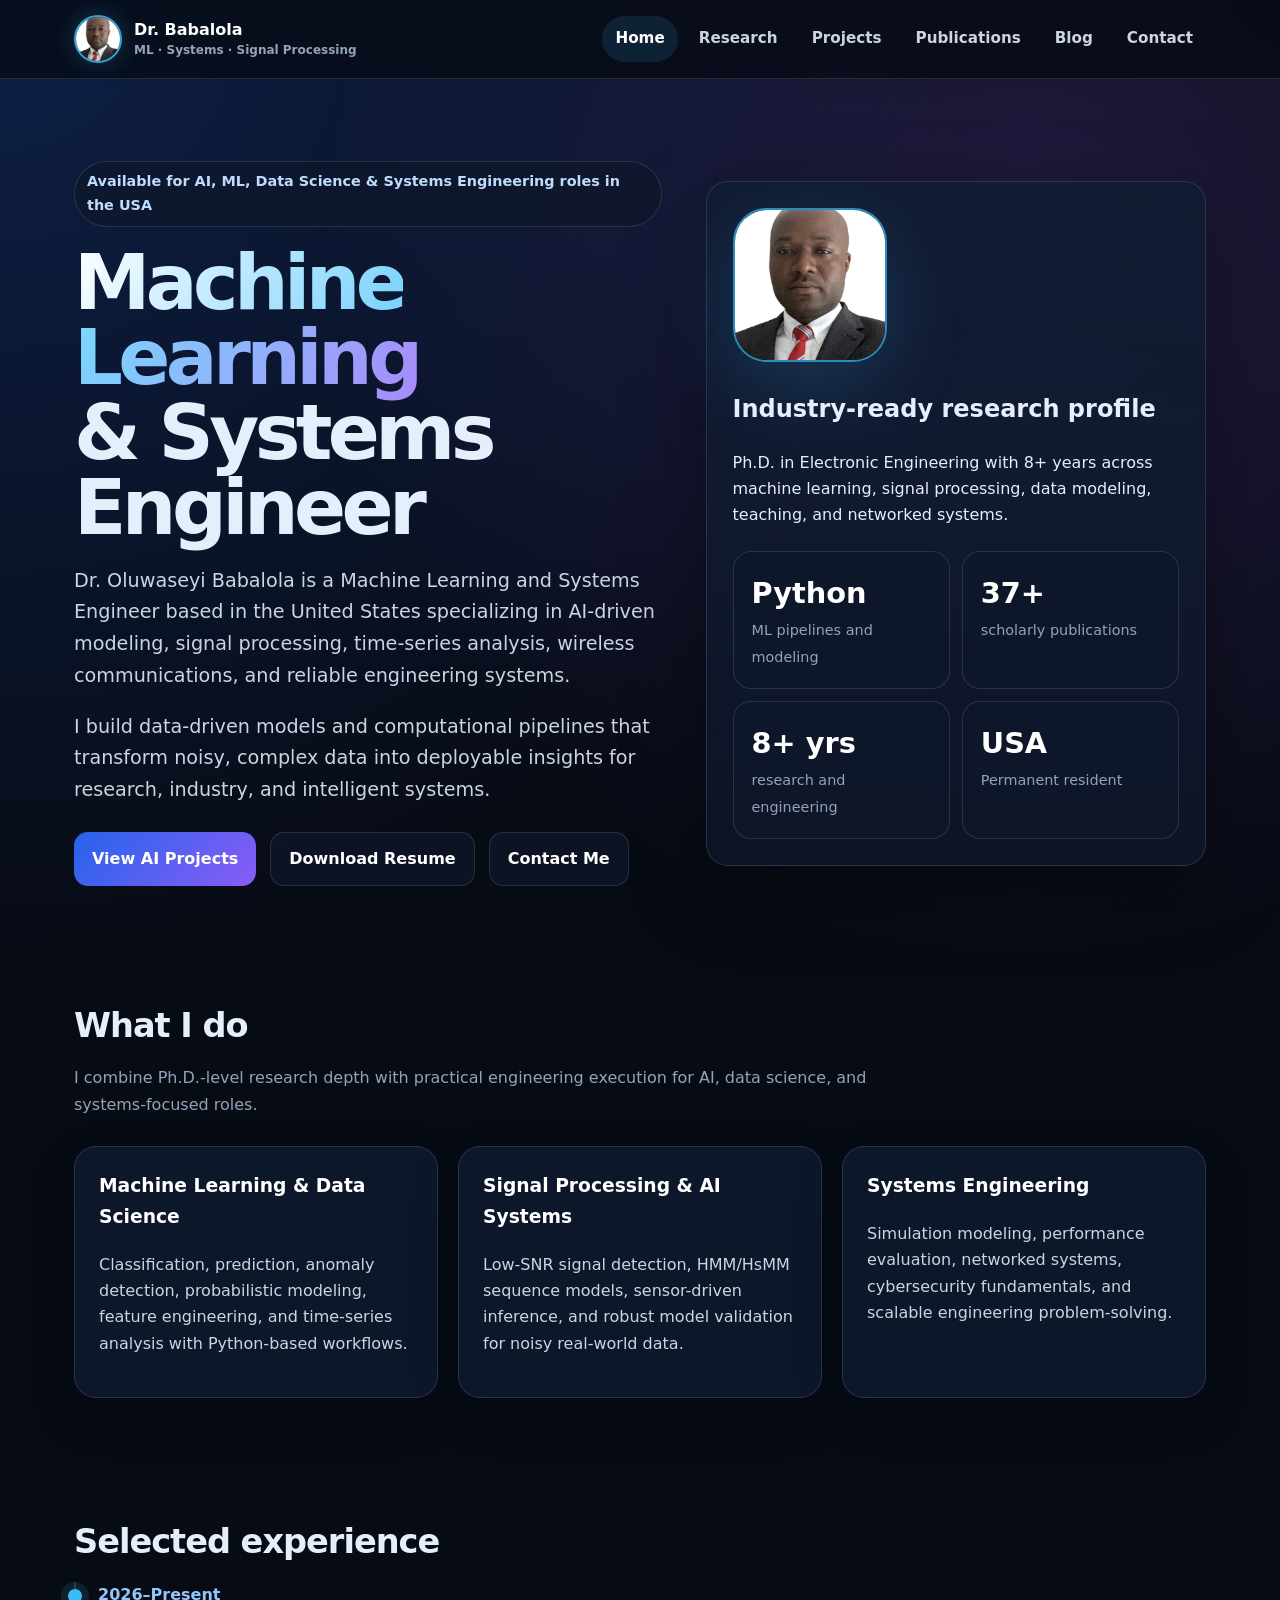
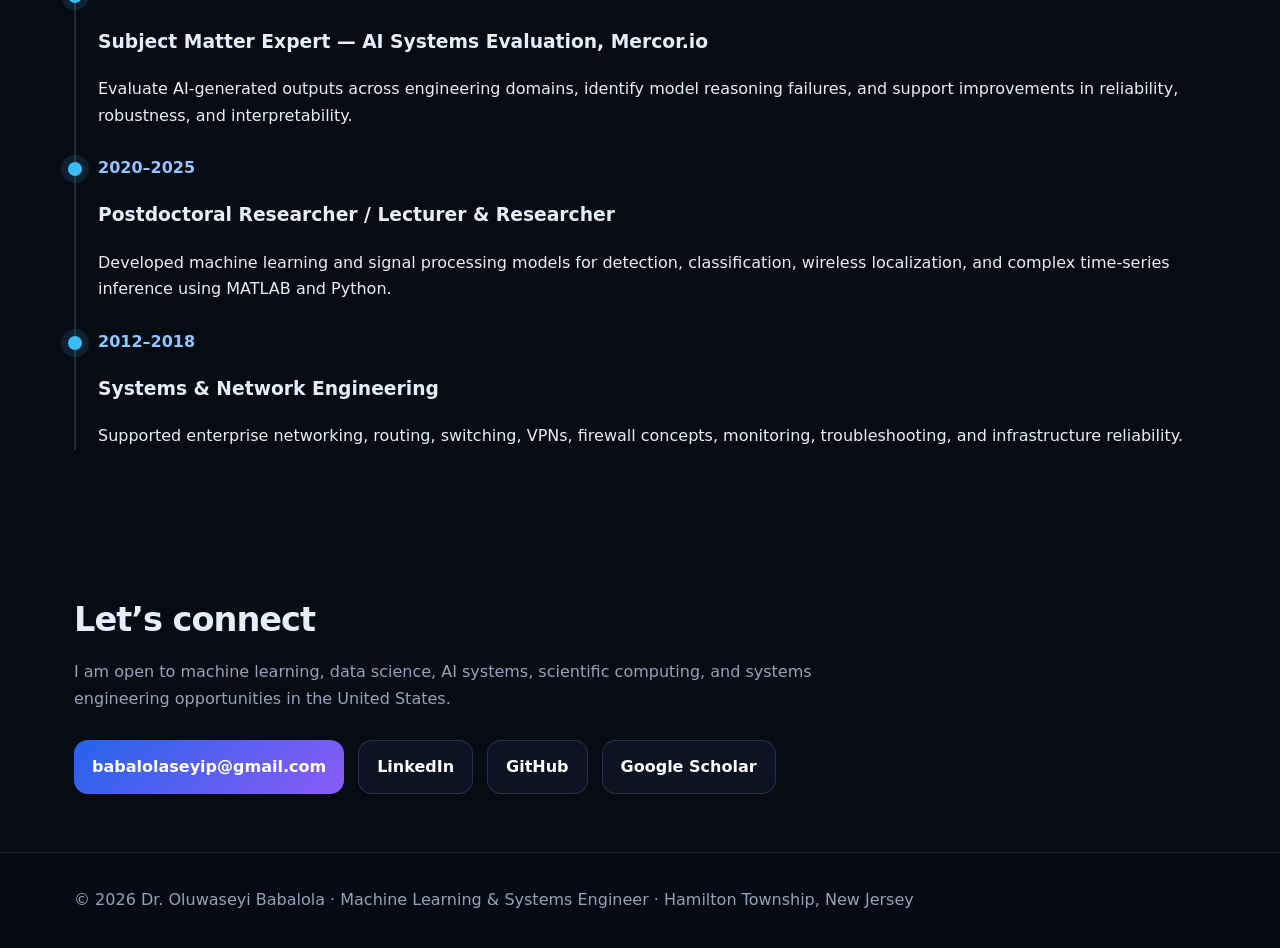
<file: index.html>
<!doctype html>
<html lang="en">
<head>
  <meta charset="utf-8">
  <meta name="viewport" content="width=device-width, initial-scale=1">
  <title>Dr. Oluwaseyi Babalola | Machine Learning & Systems Engineer USA</title>
  <meta name="description" content="Dr. Oluwaseyi Babalola is a Machine Learning and Systems Engineer in the USA specializing in AI systems, signal processing, time-series modeling, data science, wireless communications, and reliable engineering systems.">
  <meta name="keywords" content="Oluwaseyi Babalola, Machine Learning Systems Engineer USA, AI Engineer, Signal Processing, Data Scientist, Time-Series Machine Learning, Wireless Communications, Python, MATLAB">
  <meta name="author" content="Dr. Oluwaseyi Babalola">
  <meta name="robots" content="index, follow">
  <meta property="og:title" content="Dr. Oluwaseyi Babalola | Machine Learning & Systems Engineer">
  <meta property="og:description" content="Industry-focused portfolio for machine learning, signal processing, systems engineering, and AI-driven modeling.">
  <meta property="og:type" content="website">
  <meta name="twitter:card" content="summary_large_image">
  <link rel="canonical" href="https://babalolaseyip.github.io/">
  <link rel="stylesheet" href="styles.css">
  <script type="application/ld+json">
  {"@context":"https://schema.org","@type":"Person","name":"Dr. Oluwaseyi Babalola","jobTitle":"Machine Learning and Systems Engineer","description":"Machine Learning and Systems Engineer specializing in signal processing, AI systems, data-driven modeling, and wireless communications.","url":"https://babalolaseyip.github.io/","sameAs":["https://www.linkedin.com/in/oluwaseyi-babalola-06384715/","https://github.com/babalolaseyip","https://scholar.google.com/citations?user=z6viTLkAAAAJ"]}
  </script>
</head>
<body>
<a class="skip" href="#main">Skip to content</a>
<nav class="nav"><div class="container nav-inner"><a class="brand" href="index.html"><img src="assets/images/profile.jpg" onerror="this.src='assets/images/profile-placeholder.svg'" alt="Dr. Oluwaseyi Babalola Machine Learning and Systems Engineer"><span>Dr. Babalola<small>ML · Systems · Signal Processing</small></span></a><div class="nav-links"><a class="active" href="index.html">Home</a><a href="research.html">Research</a><a href="projects.html">Projects</a><a href="publications.html">Publications</a><a href="blog.html">Blog</a><a href="#contact">Contact</a></div></div></nav>
<main id="main">
  <section class="hero"><div class="container hero-grid"><div><span class="eyebrow">Available for AI, ML, Data Science & Systems Engineering roles in the USA</span><h1><span class="gradient-text">Machine Learning</span><br>& Systems Engineer</h1><p class="lead">Dr. Oluwaseyi Babalola is a Machine Learning and Systems Engineer based in the United States specializing in AI-driven modeling, signal processing, time-series analysis, wireless communications, and reliable engineering systems.</p><p class="lead">I build data-driven models and computational pipelines that transform noisy, complex data into deployable insights for research, industry, and intelligent systems.</p><div class="hero-actions"><a class="btn primary" href="projects.html">View AI Projects</a><a class="btn" href="assets/documents/cv.pdf">Download Resume</a><a class="btn" href="mailto:babalolaseyip@gmail.com">Contact Me</a></div></div><div class="hero-card"><img class="profile-photo" src="assets/images/profile.jpg" onerror="this.src='assets/images/profile-placeholder.svg'" alt="Dr. Oluwaseyi Babalola Machine Learning Engineer USA"><h2>Industry-ready research profile</h2><p>Ph.D. in Electronic Engineering with 8+ years across machine learning, signal processing, data modeling, teaching, and networked systems.</p><div class="metric-grid"><div class="metric"><strong>Python</strong><span>ML pipelines and modeling</span></div><div class="metric"><strong>37+</strong><span>scholarly publications</span></div><div class="metric"><strong>8+ yrs</strong><span>research and engineering</span></div><div class="metric"><strong>USA</strong><span>Permanent resident</span></div></div></div></div></section>
  <section class="section"><div class="container"><h2>What I do</h2><p class="section-intro">I combine Ph.D.-level research depth with practical engineering execution for AI, data science, and systems-focused roles.</p><div class="grid cols-3"><div class="card"><h3>Machine Learning & Data Science</h3><p>Classification, prediction, anomaly detection, probabilistic modeling, feature engineering, and time-series analysis with Python-based workflows.</p></div><div class="card"><h3>Signal Processing & AI Systems</h3><p>Low-SNR signal detection, HMM/HsMM sequence models, sensor-driven inference, and robust model validation for noisy real-world data.</p></div><div class="card"><h3>Systems Engineering</h3><p>Simulation modeling, performance evaluation, networked systems, cybersecurity fundamentals, and scalable engineering problem-solving.</p></div></div></div></section>
  <section class="section"><div class="container"><h2>Selected experience</h2><div class="timeline"><div class="timeline-item"><div class="date">2026–Present</div><h3>Subject Matter Expert — AI Systems Evaluation, Mercor.io</h3><p>Evaluate AI-generated outputs across engineering domains, identify model reasoning failures, and support improvements in reliability, robustness, and interpretability.</p></div><div class="timeline-item"><div class="date">2020–2025</div><h3>Postdoctoral Researcher / Lecturer & Researcher</h3><p>Developed machine learning and signal processing models for detection, classification, wireless localization, and complex time-series inference using MATLAB and Python.</p></div><div class="timeline-item"><div class="date">2012–2018</div><h3>Systems & Network Engineering</h3><p>Supported enterprise networking, routing, switching, VPNs, firewall concepts, monitoring, troubleshooting, and infrastructure reliability.</p></div></div></div></section>
  <section class="section" id="contact"><div class="container"><h2>Let’s connect</h2><p class="section-intro">I am open to machine learning, data science, AI systems, scientific computing, and systems engineering opportunities in the United States.</p><div class="hero-actions"><a class="btn primary" href="mailto:babalolaseyip@gmail.com">babalolaseyip@gmail.com</a><a class="btn" href=https://www.linkedin.com/in/oluwaseyi-babalola-06384715/">LinkedIn</a><a class="btn" href="https://github.com/babalolaseyip">GitHub</a><a class="btn" href="https://scholar.google.com/citations?user=z6viTLkAAAAJ">Google Scholar</a></div></div></section>
</main><footer class="footer"><div class="container">© 2026 Dr. Oluwaseyi Babalola · Machine Learning & Systems Engineer · Hamilton Township, New Jersey</div></footer>
</body></html>
</file>
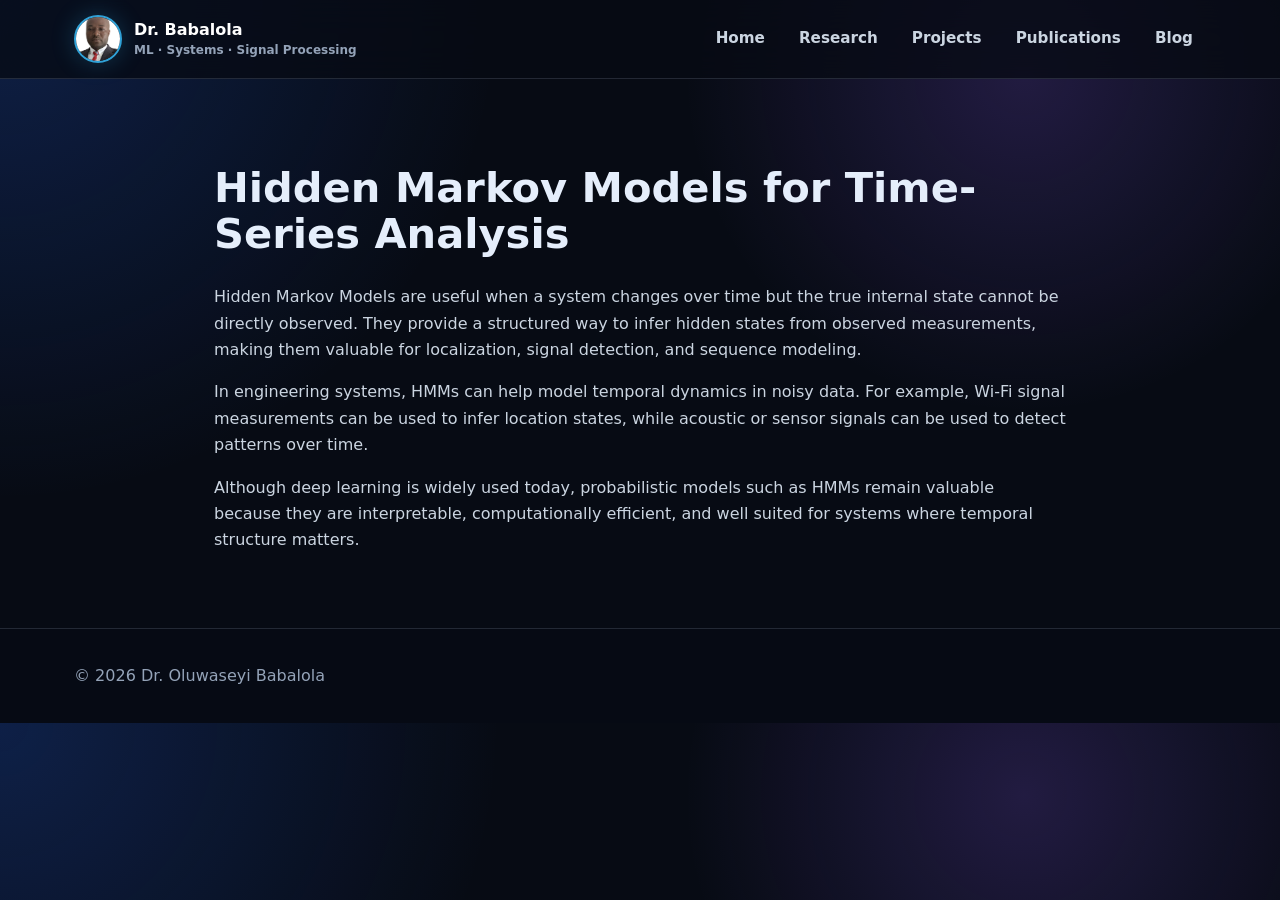
<file: blog-hmm-time-series.html>
<!doctype html><html lang="en"><head><meta charset="utf-8"><meta name="viewport" content="width=device-width, initial-scale=1"><title>Hidden Markov Models for Time-Series Analysis | Dr. Oluwaseyi Babalola</title><meta name="description" content="Hidden Markov Models for time-series analysis, localization, sensing, and anomaly detection by Dr. Oluwaseyi Babalola."><meta name="robots" content="index, follow"><link rel="stylesheet" href="styles.css"></head><body><nav class="nav"><div class="container nav-inner"><a class="brand" href="index.html"><img src="assets/images/profile.jpg" onerror="this.src='assets/images/profile-placeholder.svg'" alt="Dr. Oluwaseyi Babalola logo"><span>Dr. Babalola<small>ML · Systems · Signal Processing</small></span></a><div class="nav-links"><a href="index.html">Home</a><a href="research.html">Research</a><a href="projects.html">Projects</a><a href="publications.html">Publications</a><a href="blog.html">Blog</a></div></div></nav><main class="section"><div class="container article"><h1>Hidden Markov Models for Time-Series Analysis</h1><p>Hidden Markov Models are useful when a system changes over time but the true internal state cannot be directly observed. They provide a structured way to infer hidden states from observed measurements, making them valuable for localization, signal detection, and sequence modeling.</p><p>In engineering systems, HMMs can help model temporal dynamics in noisy data. For example, Wi-Fi signal measurements can be used to infer location states, while acoustic or sensor signals can be used to detect patterns over time.</p><p>Although deep learning is widely used today, probabilistic models such as HMMs remain valuable because they are interpretable, computationally efficient, and well suited for systems where temporal structure matters.</p></div></main><footer class="footer"><div class="container">© 2026 Dr. Oluwaseyi Babalola</div></footer></body></html>
</file>
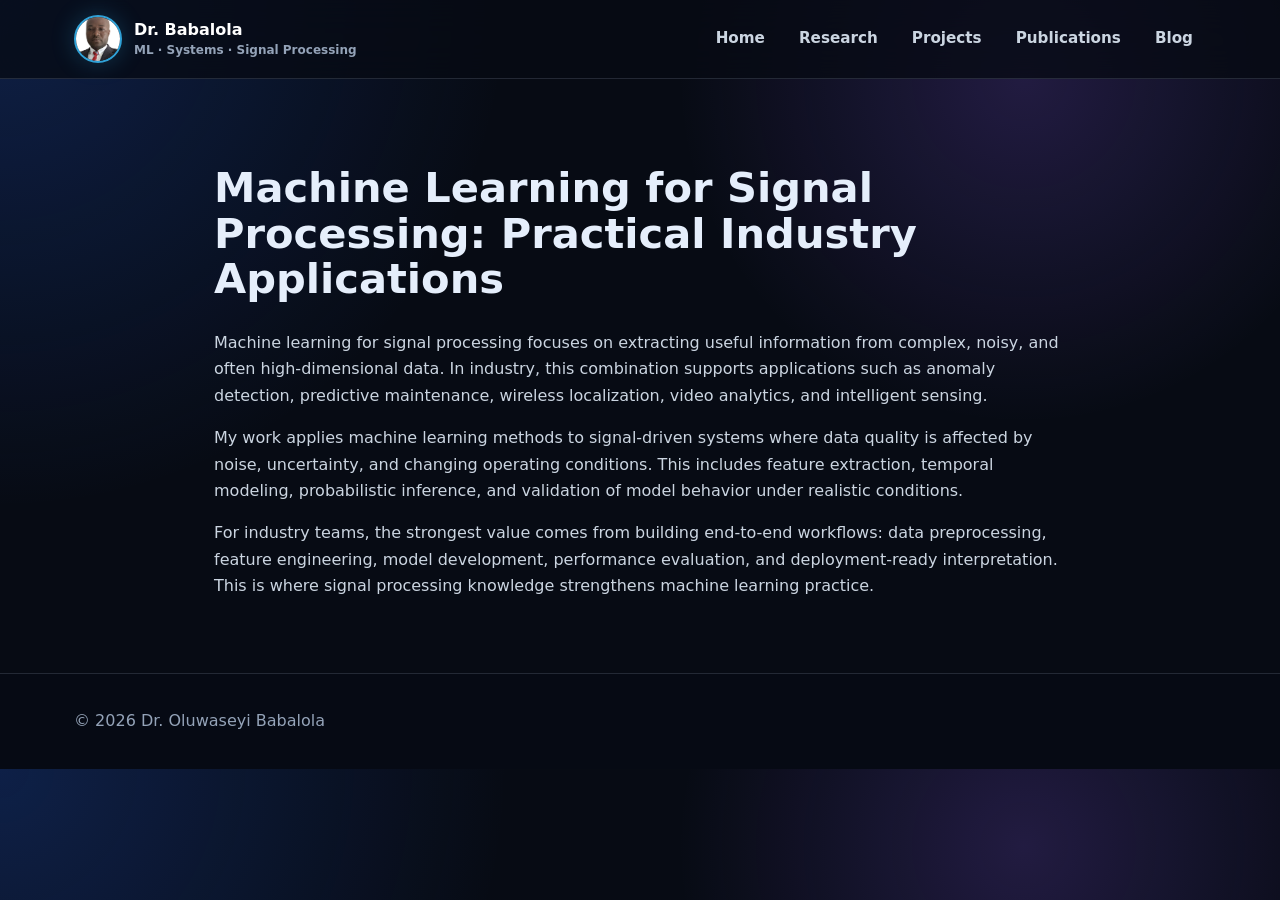
<file: blog-machine-learning-signal-processing.html>
<!doctype html><html lang="en"><head><meta charset="utf-8"><meta name="viewport" content="width=device-width, initial-scale=1"><title>Machine Learning for Signal Processing | Dr. Oluwaseyi Babalola</title><meta name="description" content="Machine learning for signal processing explained by Dr. Oluwaseyi Babalola, with applications in detection, classification, wireless systems, and time-series engineering data."><meta name="robots" content="index, follow"><link rel="stylesheet" href="styles.css"></head><body><nav class="nav"><div class="container nav-inner"><a class="brand" href="index.html"><img src="assets/images/profile.jpg" onerror="this.src='assets/images/profile-placeholder.svg'" alt="Dr. Oluwaseyi Babalola logo"><span>Dr. Babalola<small>ML · Systems · Signal Processing</small></span></a><div class="nav-links"><a href="index.html">Home</a><a href="research.html">Research</a><a href="projects.html">Projects</a><a href="publications.html">Publications</a><a href="blog.html">Blog</a></div></div></nav><main class="section"><div class="container article"><h1>Machine Learning for Signal Processing: Practical Industry Applications</h1><p>Machine learning for signal processing focuses on extracting useful information from complex, noisy, and often high-dimensional data. In industry, this combination supports applications such as anomaly detection, predictive maintenance, wireless localization, video analytics, and intelligent sensing.</p><p>My work applies machine learning methods to signal-driven systems where data quality is affected by noise, uncertainty, and changing operating conditions. This includes feature extraction, temporal modeling, probabilistic inference, and validation of model behavior under realistic conditions.</p><p>For industry teams, the strongest value comes from building end-to-end workflows: data preprocessing, feature engineering, model development, performance evaluation, and deployment-ready interpretation. This is where signal processing knowledge strengthens machine learning practice.</p></div></main><footer class="footer"><div class="container">© 2026 Dr. Oluwaseyi Babalola</div></footer></body></html>
</file>
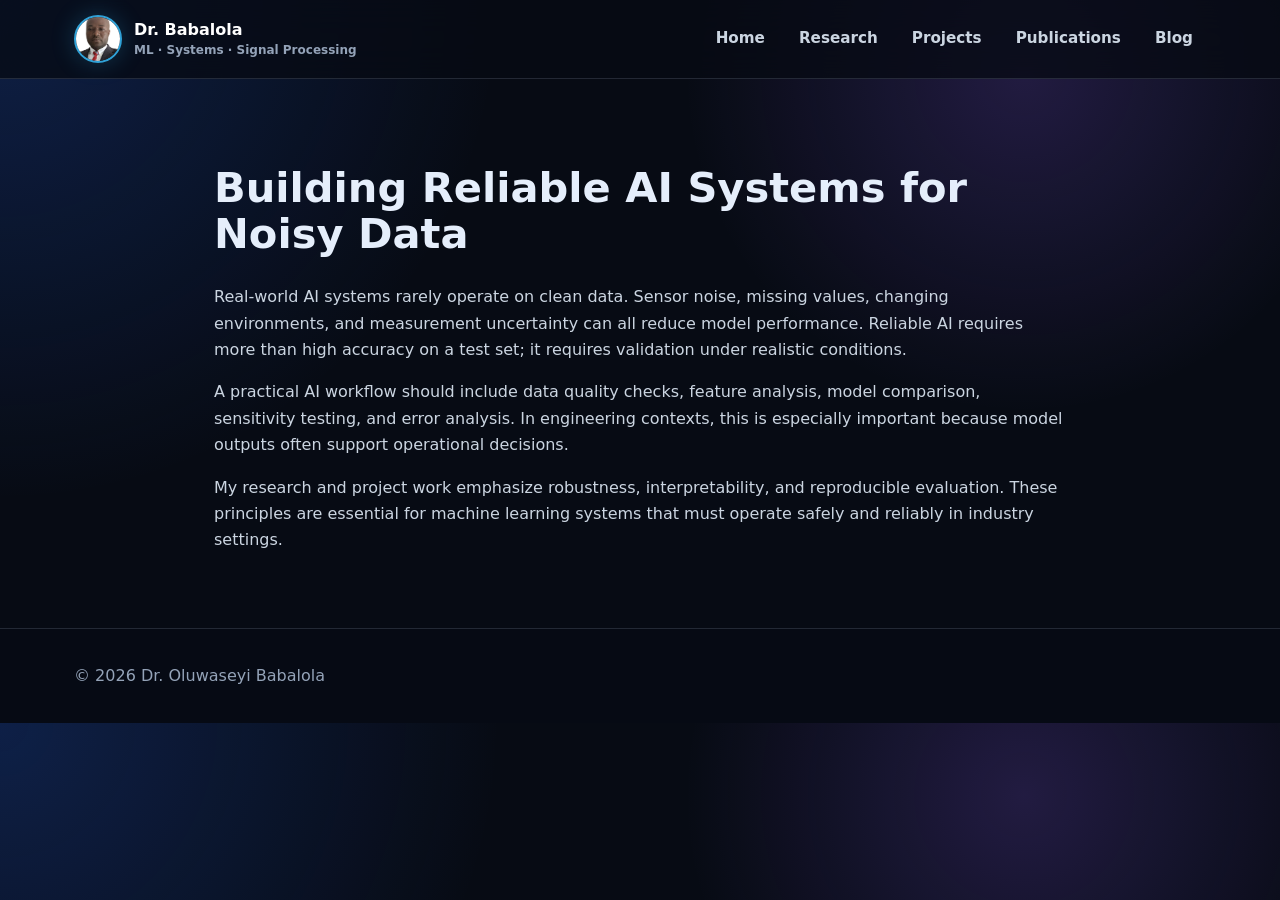
<file: blog-reliable-ai-noisy-data.html>
<!doctype html><html lang="en"><head><meta charset="utf-8"><meta name="viewport" content="width=device-width, initial-scale=1"><title>Building Reliable AI Systems for Noisy Data | Dr. Oluwaseyi Babalola</title><meta name="description" content="Reliable AI systems for noisy real-world data, including validation, robustness, interpretability, and engineering deployment considerations."><meta name="robots" content="index, follow"><link rel="stylesheet" href="styles.css"></head><body><nav class="nav"><div class="container nav-inner"><a class="brand" href="index.html"><img src="assets/images/profile.jpg" onerror="this.src='assets/images/profile-placeholder.svg'" alt="Dr. Oluwaseyi Babalola logo"><span>Dr. Babalola<small>ML · Systems · Signal Processing</small></span></a><div class="nav-links"><a href="index.html">Home</a><a href="research.html">Research</a><a href="projects.html">Projects</a><a href="publications.html">Publications</a><a href="blog.html">Blog</a></div></div></nav><main class="section"><div class="container article"><h1>Building Reliable AI Systems for Noisy Data</h1><p>Real-world AI systems rarely operate on clean data. Sensor noise, missing values, changing environments, and measurement uncertainty can all reduce model performance. Reliable AI requires more than high accuracy on a test set; it requires validation under realistic conditions.</p><p>A practical AI workflow should include data quality checks, feature analysis, model comparison, sensitivity testing, and error analysis. In engineering contexts, this is especially important because model outputs often support operational decisions.</p><p>My research and project work emphasize robustness, interpretability, and reproducible evaluation. These principles are essential for machine learning systems that must operate safely and reliably in industry settings.</p></div></main><footer class="footer"><div class="container">© 2026 Dr. Oluwaseyi Babalola</div></footer></body></html>
</file>
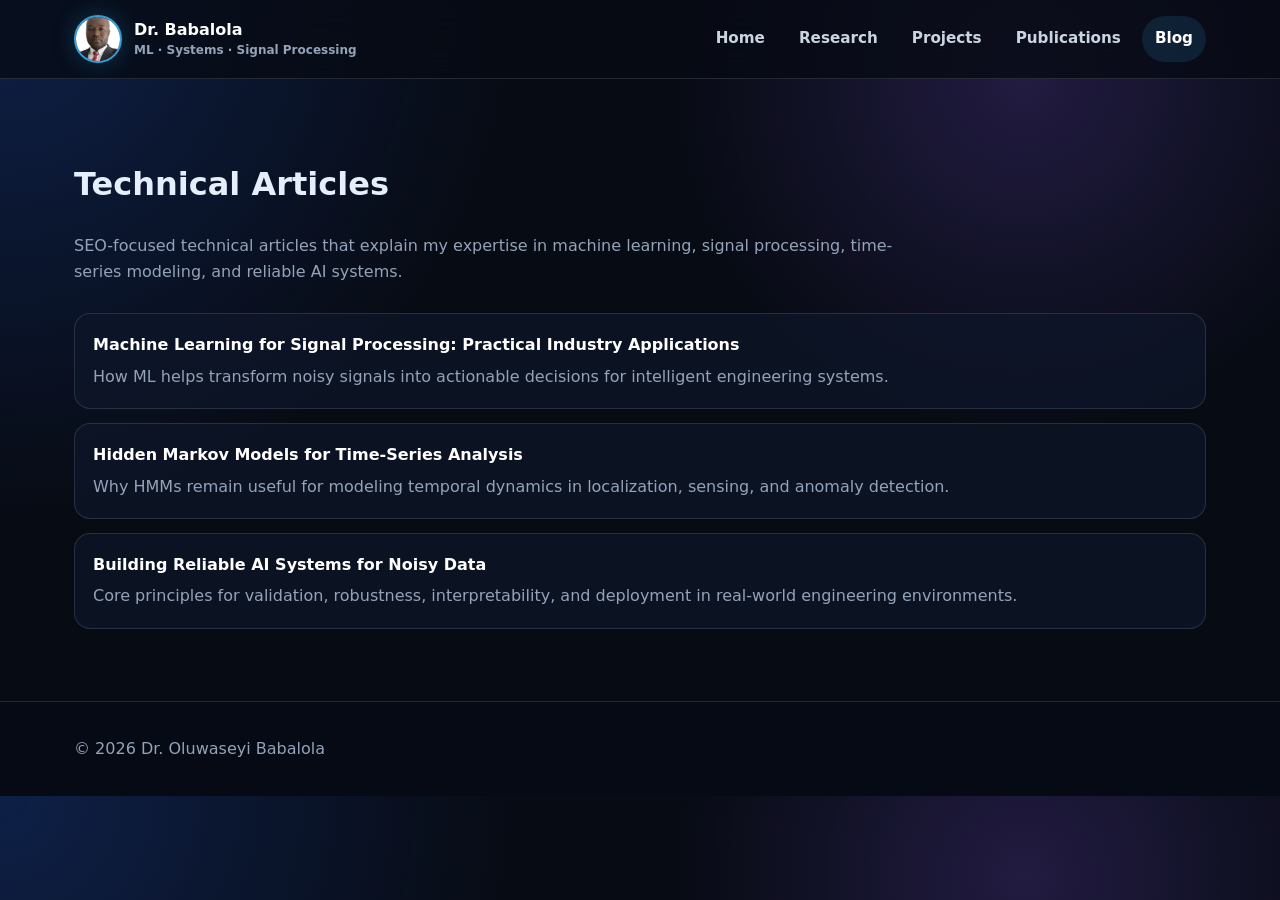
<file: blog.html>
<!doctype html><html lang="en"><head><meta charset="utf-8"><meta name="viewport" content="width=device-width, initial-scale=1"><title>Blog | Machine Learning, Signal Processing & Systems Engineering</title><meta name="description" content="Articles by Dr. Oluwaseyi Babalola on machine learning for signal processing, HMMs, time-series analysis, and reliable AI systems for noisy data."><meta name="robots" content="index, follow"><link rel="canonical" href="https://babalolaseyip.github.io/blog.html"><link rel="stylesheet" href="styles.css"></head><body><nav class="nav"><div class="container nav-inner"><a class="brand" href="index.html"><img src="assets/images/profile.jpg" onerror="this.src='assets/images/profile-placeholder.svg'" alt="Dr. Oluwaseyi Babalola logo"><span>Dr. Babalola<small>ML · Systems · Signal Processing</small></span></a><div class="nav-links"><a href="index.html">Home</a><a href="research.html">Research</a><a href="projects.html">Projects</a><a href="publications.html">Publications</a><a class="active" href="blog.html">Blog</a></div></div></nav><main class="section"><div class="container"><h1>Technical Articles</h1><p class="section-intro">SEO-focused technical articles that explain my expertise in machine learning, signal processing, time-series modeling, and reliable AI systems.</p><div class="blog-list"><a href="blog-machine-learning-signal-processing.html">Machine Learning for Signal Processing: Practical Industry Applications <span>How ML helps transform noisy signals into actionable decisions for intelligent engineering systems.</span></a><a href="blog-hmm-time-series.html">Hidden Markov Models for Time-Series Analysis <span>Why HMMs remain useful for modeling temporal dynamics in localization, sensing, and anomaly detection.</span></a><a href="blog-reliable-ai-noisy-data.html">Building Reliable AI Systems for Noisy Data <span>Core principles for validation, robustness, interpretability, and deployment in real-world engineering environments.</span></a></div></div></main><footer class="footer"><div class="container">© 2026 Dr. Oluwaseyi Babalola</div></footer></body></html>
</file>
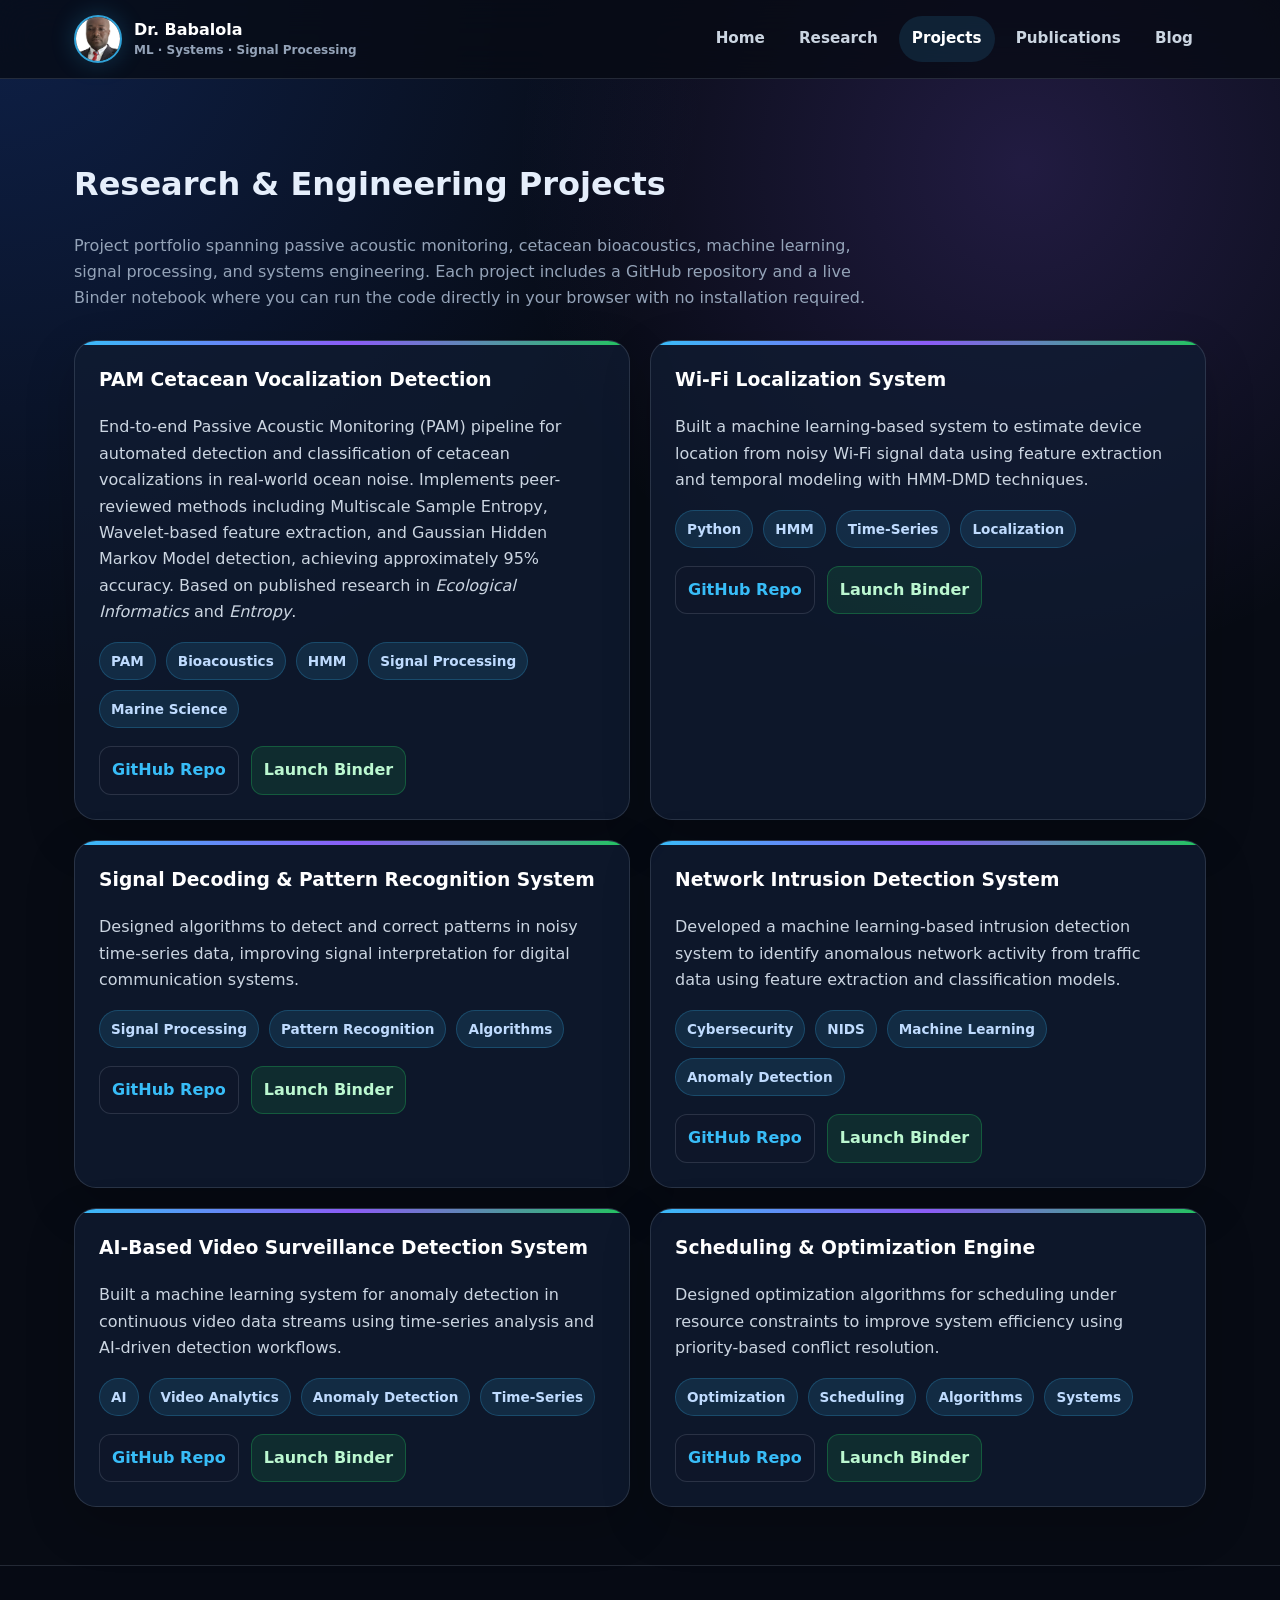
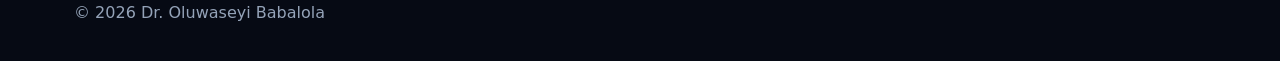
<file: projects.html>
<!doctype html><html lang="en"><head><meta charset="utf-8"><meta name="viewport" content="width=device-width, initial-scale=1"><title>Projects | Dr. Oluwaseyi Babalola Research Scientist & Educator</title><meta name="description" content="Passive acoustic monitoring, bioacoustics, machine learning, signal processing, and systems engineering projects by Dr. Oluwaseyi Babalola with GitHub repositories and live Binder notebooks."><meta name="robots" content="index, follow"><link rel="canonical" href="https://babalolaseyip.github.io/projects.html"><link rel="stylesheet" href="styles.css"></head><body><nav class="nav"><div class="container nav-inner"><a class="brand" href="index.html"><img src="assets/images/profile.jpg" onerror="this.src='assets/images/profile-placeholder.svg'" alt="Dr. Oluwaseyi Babalola logo"><span>Dr. Babalola<small>ML · Systems · Signal Processing</small></span></a><div class="nav-links"><a href="index.html">Home</a><a href="research.html">Research</a><a class="active" href="projects.html">Projects</a><a href="publications.html">Publications</a><a href="blog.html">Blog</a></div></div></nav><main class="section"><div class="container"><h1>Research & Engineering Projects</h1><p class="section-intro">Project portfolio spanning passive acoustic monitoring, cetacean bioacoustics, machine learning, signal processing, and systems engineering. Each project includes a GitHub repository and a live Binder notebook where you can run the code directly in your browser with no installation required.</p><div class="grid cols-2">
<div class="card project-card"><h3>PAM Cetacean Vocalization Detection</h3><p>End-to-end Passive Acoustic Monitoring (PAM) pipeline for automated detection and classification of cetacean vocalizations in real-world ocean noise. Implements peer-reviewed methods including Multiscale Sample Entropy, Wavelet-based feature extraction, and Gaussian Hidden Markov Model detection, achieving approximately 95% accuracy. Based on published research in <em>Ecological Informatics</em> and <em>Entropy</em>.</p><div class="tag-row"><span class="tag">PAM</span><span class="tag">Bioacoustics</span><span class="tag">HMM</span><span class="tag">Signal Processing</span><span class="tag">Marine Science</span></div><div class="project-links"><a class="mini-link" href="https://github.com/babalolaseyip/pam-cetacean-detection" target="_blank">GitHub Repo</a><a class="mini-link binder" href="https://mybinder.org/v2/gh/babalolaseyip/pam-cetacean-detection/HEAD?filepath=pam_cetacean_detection.ipynb" target="_blank">Launch Binder</a></div></div>
<div class="card project-card"><h3>Wi-Fi Localization System</h3><p>Built a machine learning-based system to estimate device location from noisy Wi-Fi signal data using feature extraction and temporal modeling with HMM-DMD techniques.</p><div class="tag-row"><span class="tag">Python</span><span class="tag">HMM</span><span class="tag">Time-Series</span><span class="tag">Localization</span></div><div class="project-links"><a class="mini-link" href="https://github.com/babalolaseyip/HMM-DMD-WiFi-Localization" target="_blank">GitHub Repo</a><a class="mini-link binder" href="https://mybinder.org/v2/gh/babalolaseyip/HMM-DMD-WiFi-Localization/HEAD" target="_blank">Launch Binder</a></div></div>
<div class="card project-card"><h3>Signal Decoding & Pattern Recognition System</h3><p>Designed algorithms to detect and correct patterns in noisy time-series data, improving signal interpretation for digital communication systems.</p><div class="tag-row"><span class="tag">Signal Processing</span><span class="tag">Pattern Recognition</span><span class="tag">Algorithms</span></div><div class="project-links"><a class="mini-link" href="https://github.com/babalolaseyip/epta-decoder" target="_blank">GitHub Repo</a><a class="mini-link binder" href="https://mybinder.org/v2/gh/babalolaseyip/epta-decoder/HEAD" target="_blank">Launch Binder</a></div></div>
<div class="card project-card"><h3>Network Intrusion Detection System</h3><p>Developed a machine learning-based intrusion detection system to identify anomalous network activity from traffic data using feature extraction and classification models.</p><div class="tag-row"><span class="tag">Cybersecurity</span><span class="tag">NIDS</span><span class="tag">Machine Learning</span><span class="tag">Anomaly Detection</span></div><div class="project-links"><a class="mini-link" href="https://github.com/babalolaseyip/Web-Application-Network-Intrusion-Detection-System-NIDS__Research-Project" target="_blank">GitHub Repo</a><a class="mini-link binder" href="https://mybinder.org/v2/gh/babalolaseyip/Web-Application-Network-Intrusion-Detection-System-NIDS__Research-Project/HEAD" target="_blank">Launch Binder</a></div></div>
<div class="card project-card"><h3>AI-Based Video Surveillance Detection System</h3><p>Built a machine learning system for anomaly detection in continuous video data streams using time-series analysis and AI-driven detection workflows.</p><div class="tag-row"><span class="tag">AI</span><span class="tag">Video Analytics</span><span class="tag">Anomaly Detection</span><span class="tag">Time-Series</span></div><div class="project-links"><a class="mini-link" href="https://github.com/babalolaseyip/Intrusion-Detection-in-HD-Video-Feeds-Using-AI-Driven-Software-for-Ground-Station-Surveillance" target="_blank">GitHub Repo</a><a class="mini-link binder" href="https://mybinder.org/v2/gh/babalolaseyip/Intrusion-Detection-in-HD-Video-Feeds-Using-AI-Driven-Software-for-Ground-Station-Surveillance/HEAD" target="_blank">Launch Binder</a></div></div>
<div class="card project-card"><h3>Scheduling & Optimization Engine</h3><p>Designed optimization algorithms for scheduling under resource constraints to improve system efficiency using priority-based conflict resolution.</p><div class="tag-row"><span class="tag">Optimization</span><span class="tag">Scheduling</span><span class="tag">Algorithms</span><span class="tag">Systems</span></div><div class="project-links"><a class="mini-link" href="https://github.com/babalolaseyip/GRM-Scheduler" target="_blank">GitHub Repo</a><a class="mini-link binder" href="https://mybinder.org/v2/gh/babalolaseyip/GRM-Scheduler/HEAD" target="_blank">Launch Binder</a></div></div>
</div></div></main><footer class="footer"><div class="container">© 2026 Dr. Oluwaseyi Babalola</div></footer></body></html>
</file>
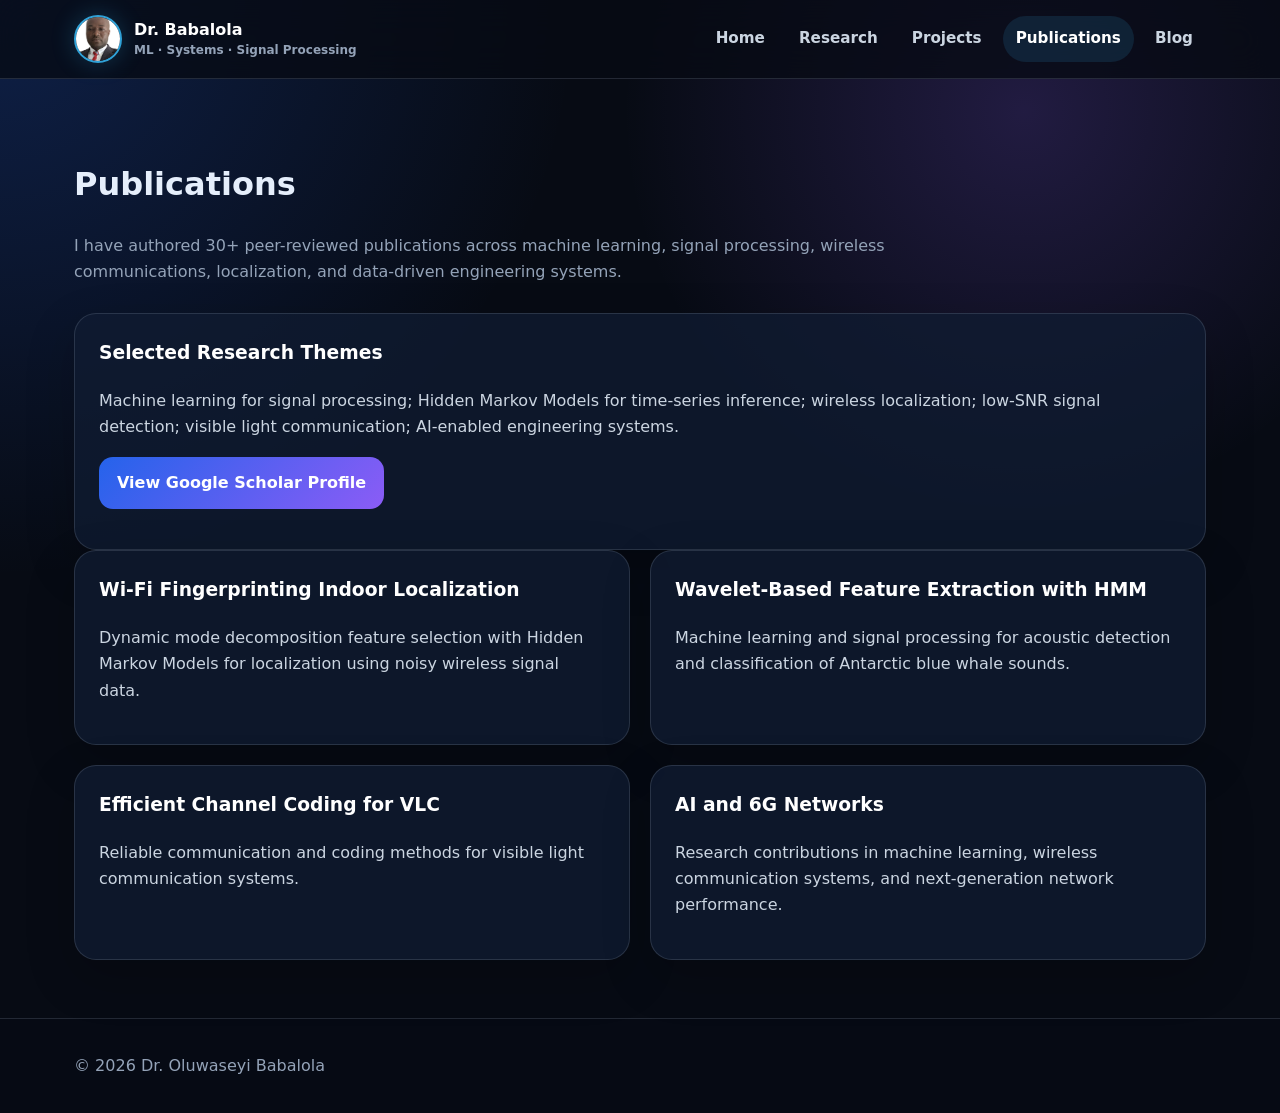
<file: publications.html>
<!doctype html><html lang="en"><head><meta charset="utf-8"><meta name="viewport" content="width=device-width, initial-scale=1"><title>Publications | Dr. Oluwaseyi Babalola</title><meta name="description" content="Selected publications by Dr. Oluwaseyi Babalola in machine learning, signal processing, wireless communications, localization, and data-driven engineering."><meta name="robots" content="index, follow"><link rel="canonical" href="https://babalolaseyip.github.io/publications.html"><link rel="stylesheet" href="styles.css"></head><body><nav class="nav"><div class="container nav-inner"><a class="brand" href="index.html"><img src="assets/images/profile.jpg" onerror="this.src='assets/images/profile-placeholder.svg'" alt="Dr. Oluwaseyi Babalola logo"><span>Dr. Babalola<small>ML · Systems · Signal Processing</small></span></a><div class="nav-links"><a href="index.html">Home</a><a href="research.html">Research</a><a href="projects.html">Projects</a><a class="active" href="publications.html">Publications</a><a href="blog.html">Blog</a></div></div></nav><main class="section"><div class="container"><h1>Publications</h1><p class="section-intro">I have authored 30+ peer-reviewed publications across machine learning, signal processing, wireless communications, localization, and data-driven engineering systems.</p><div class="card"><h3>Selected Research Themes</h3><p>Machine learning for signal processing; Hidden Markov Models for time-series inference; wireless localization; low-SNR signal detection; visible light communication; AI-enabled engineering systems.</p><p><a class="btn primary" href="https://scholar.google.com/citations?user=z6viTLkAAAAJ" target="_blank">View Google Scholar Profile</a></p></div><div class="grid cols-2"><div class="card"><h3>Wi-Fi Fingerprinting Indoor Localization</h3><p>Dynamic mode decomposition feature selection with Hidden Markov Models for localization using noisy wireless signal data.</p></div><div class="card"><h3>Wavelet-Based Feature Extraction with HMM</h3><p>Machine learning and signal processing for acoustic detection and classification of Antarctic blue whale sounds.</p></div><div class="card"><h3>Efficient Channel Coding for VLC</h3><p>Reliable communication and coding methods for visible light communication systems.</p></div><div class="card"><h3>AI and 6G Networks</h3><p>Research contributions in machine learning, wireless communication systems, and next-generation network performance.</p></div></div></div></main><footer class="footer"><div class="container">© 2026 Dr. Oluwaseyi Babalola</div></footer></body></html>
</file>
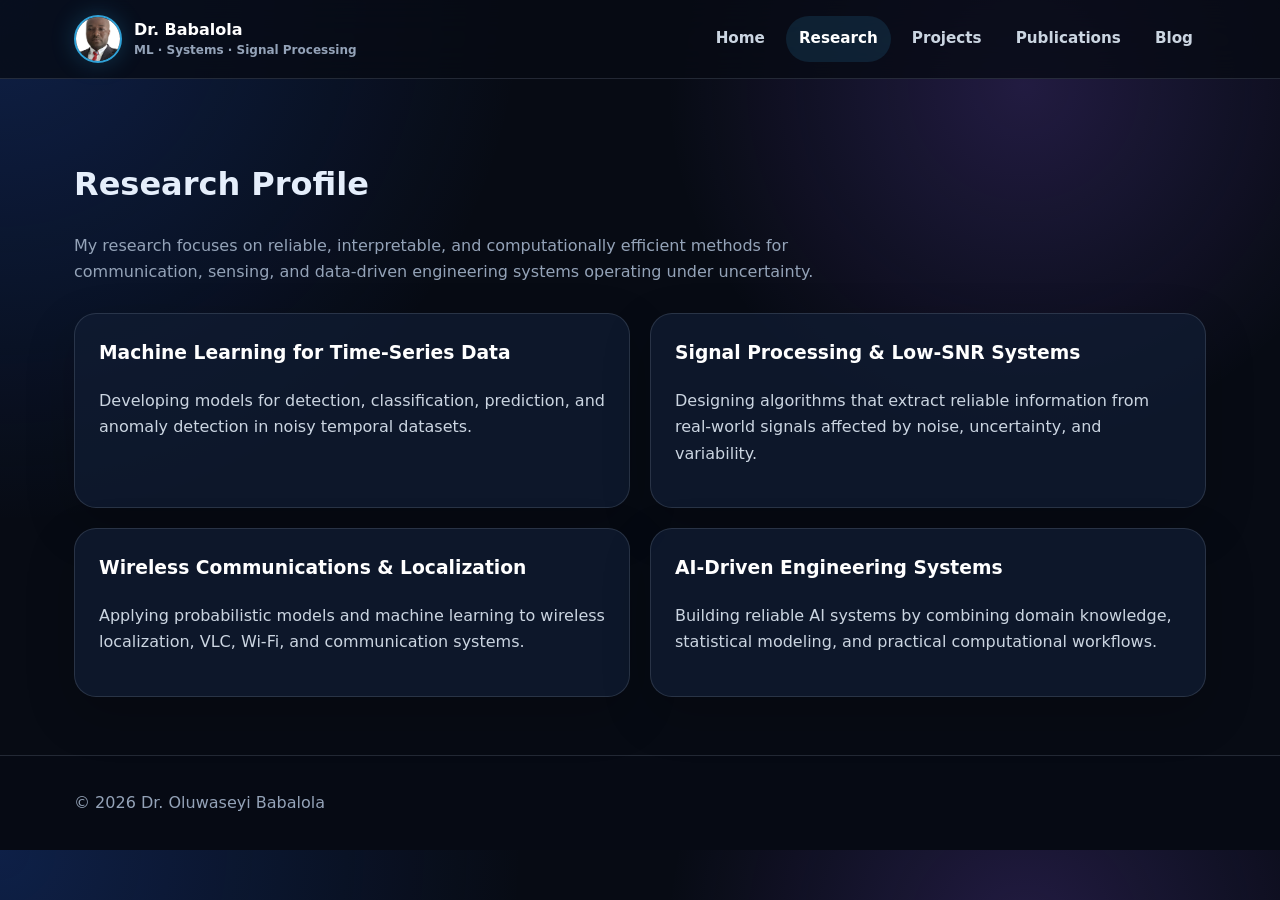
<file: research.html>
<!doctype html><html lang="en"><head><meta charset="utf-8"><meta name="viewport" content="width=device-width, initial-scale=1"><title>Research | Machine Learning, Signal Processing & AI Systems</title><meta name="description" content="Research profile of Dr. Oluwaseyi Babalola covering machine learning, statistical signal processing, wireless communications, low-SNR detection, HMMs, and AI systems."><meta name="robots" content="index, follow"><link rel="canonical" href="https://babalolaseyip.github.io/research.html"><link rel="stylesheet" href="styles.css"></head><body><nav class="nav"><div class="container nav-inner"><a class="brand" href="index.html"><img src="assets/images/profile.jpg" onerror="this.src='assets/images/profile-placeholder.svg'" alt="Dr. Oluwaseyi Babalola logo"><span>Dr. Babalola<small>ML · Systems · Signal Processing</small></span></a><div class="nav-links"><a href="index.html">Home</a><a class="active" href="research.html">Research</a><a href="projects.html">Projects</a><a href="publications.html">Publications</a><a href="blog.html">Blog</a></div></div></nav><main class="section"><div class="container"><h1>Research Profile</h1><p class="section-intro">My research focuses on reliable, interpretable, and computationally efficient methods for communication, sensing, and data-driven engineering systems operating under uncertainty.</p><div class="grid cols-2"><div class="card"><h3>Machine Learning for Time-Series Data</h3><p>Developing models for detection, classification, prediction, and anomaly detection in noisy temporal datasets.</p></div><div class="card"><h3>Signal Processing & Low-SNR Systems</h3><p>Designing algorithms that extract reliable information from real-world signals affected by noise, uncertainty, and variability.</p></div><div class="card"><h3>Wireless Communications & Localization</h3><p>Applying probabilistic models and machine learning to wireless localization, VLC, Wi-Fi, and communication systems.</p></div><div class="card"><h3>AI-Driven Engineering Systems</h3><p>Building reliable AI systems by combining domain knowledge, statistical modeling, and practical computational workflows.</p></div></div></div></main><footer class="footer"><div class="container">© 2026 Dr. Oluwaseyi Babalola</div></footer></body></html>
</file>
<file: styles.css>
:root{
  --bg:#070b14;--surface:#0f172a;--card:#111c33;--muted:#94a3b8;--text:#e5eefb;--white:#fff;
  --blue:#38bdf8;--blue2:#2563eb;--violet:#8b5cf6;--green:#22c55e;--border:rgba(148,163,184,.2);
  --shadow:0 24px 80px rgba(0,0,0,.38);--radius:22px;
}
*{box-sizing:border-box} html{scroll-behavior:smooth} body{margin:0;font-family:Inter,ui-sans-serif,system-ui,-apple-system,"Segoe UI",Arial,sans-serif;background:radial-gradient(circle at top left,rgba(37,99,235,.24),transparent 34%),radial-gradient(circle at 80% 10%,rgba(139,92,246,.2),transparent 28%),var(--bg);color:var(--text);line-height:1.65}
a{color:var(--blue);text-decoration:none} a:hover{color:var(--white)}
.container{max-width:1180px;margin:auto;padding:0 24px}.nav{position:sticky;top:0;z-index:50;backdrop-filter:blur(18px);background:rgba(7,11,20,.78);border-bottom:1px solid var(--border)}
.nav-inner{height:78px;display:flex;align-items:center;justify-content:space-between;gap:22px}.brand{display:flex;align-items:center;gap:12px;color:var(--white);font-weight:800}.brand img{width:48px;height:48px;object-fit:cover;border-radius:50%;border:2px solid rgba(56,189,248,.85);box-shadow:0 0 24px rgba(56,189,248,.22)}.brand span small{display:block;color:var(--muted);font-weight:600;font-size:.75rem;margin-top:-3px}.nav-links{display:flex;gap:8px;align-items:center}.nav-links a{padding:10px 13px;border-radius:999px;color:#cbd5e1;font-weight:700;font-size:.95rem}.nav-links a:hover,.nav-links a.active{background:rgba(56,189,248,.12);color:var(--white)}
.hero{padding:82px 0 54px}.hero-grid{display:grid;grid-template-columns:1.08fr .92fr;gap:44px;align-items:center}.eyebrow{display:inline-flex;gap:9px;align-items:center;padding:8px 12px;border:1px solid var(--border);background:rgba(15,23,42,.72);border-radius:999px;color:#bfdbfe;font-weight:700;font-size:.9rem}.hero h1{font-size:clamp(2.6rem,6vw,5.6rem);line-height:.98;margin:18px 0 18px;letter-spacing:-.06em}.gradient-text{background:linear-gradient(120deg,#fff,#7dd3fc,#a78bfa);-webkit-background-clip:text;background-clip:text;color:transparent}.lead{font-size:1.2rem;color:#cbd5e1;max-width:760px}.hero-actions{display:flex;flex-wrap:wrap;gap:14px;margin-top:26px}.btn{display:inline-flex;align-items:center;gap:10px;padding:13px 18px;border-radius:14px;font-weight:800;border:1px solid var(--border);background:rgba(15,23,42,.76);color:var(--white)}.btn.primary{background:linear-gradient(135deg,var(--blue2),var(--violet));border:0}.btn:hover{transform:translateY(-2px);box-shadow:0 18px 42px rgba(37,99,235,.25)}
.hero-card{background:linear-gradient(180deg,rgba(17,28,51,.92),rgba(15,23,42,.76));border:1px solid var(--border);border-radius:var(--radius);padding:26px;box-shadow:var(--shadow)}.profile-photo{width:154px;height:154px;border-radius:34px;object-fit:cover;border:2px solid rgba(56,189,248,.7);box-shadow:0 24px 80px rgba(56,189,248,.18)}.metric-grid{display:grid;grid-template-columns:repeat(2,1fr);gap:12px;margin-top:22px}.metric{padding:18px;border-radius:18px;background:rgba(15,23,42,.9);border:1px solid var(--border)}.metric strong{font-size:1.8rem;color:var(--white);display:block}.metric span{color:var(--muted);font-size:.9rem}.section{padding:58px 0}.section h2{font-size:2.1rem;margin:0 0 12px;letter-spacing:-.03em}.section-intro{color:var(--muted);max-width:820px;margin:0 0 28px}.grid{display:grid;gap:20px}.grid.cols-3{grid-template-columns:repeat(3,1fr)}.grid.cols-2{grid-template-columns:repeat(2,1fr)}.card{background:rgba(17,28,51,.76);border:1px solid var(--border);border-radius:var(--radius);padding:24px;box-shadow:0 18px 50px rgba(0,0,0,.2)}.card h3{margin-top:0;color:var(--white)}.card p,.card li{color:#cbd5e1}.tag-row{display:flex;gap:10px;flex-wrap:wrap;margin-top:16px}.tag{padding:7px 11px;border-radius:999px;background:rgba(56,189,248,.12);border:1px solid rgba(56,189,248,.22);color:#bfdbfe;font-weight:700;font-size:.85rem}.project-card{position:relative;overflow:hidden}.project-card:before{content:"";position:absolute;inset:0 0 auto;height:4px;background:linear-gradient(90deg,var(--blue),var(--violet),var(--green))}.project-links{display:flex;gap:12px;flex-wrap:wrap;margin-top:18px}.mini-link{display:inline-flex;align-items:center;gap:8px;padding:10px 12px;border-radius:12px;background:rgba(15,23,42,.8);border:1px solid var(--border);font-weight:800}.mini-link.binder{background:rgba(34,197,94,.12);border-color:rgba(34,197,94,.3);color:#bbf7d0}.timeline{border-left:2px solid var(--border);padding-left:22px}.timeline-item{margin-bottom:26px;position:relative}.timeline-item:before{content:"";position:absolute;left:-30px;top:7px;width:14px;height:14px;border-radius:50%;background:var(--blue);box-shadow:0 0 0 7px rgba(56,189,248,.12)}.date{color:#93c5fd;font-weight:800}.footer{border-top:1px solid var(--border);padding:34px 0;color:var(--muted);background:rgba(7,11,20,.7)}
.blog-list a{display:block;padding:18px;border-radius:16px;background:rgba(15,23,42,.72);border:1px solid var(--border);margin-bottom:14px;color:var(--white);font-weight:800}.blog-list span{display:block;color:var(--muted);font-weight:500;margin-top:5px}.article{max-width:900px}.article h1{font-size:2.6rem;line-height:1.1}.article p{color:#cbd5e1}.skip{position:absolute;left:-999px;top:auto}.skip:focus{left:20px;top:20px;background:#fff;color:#000;padding:12px;z-index:999;border-radius:8px}
@media (max-width:880px){.hero-grid,.grid.cols-3,.grid.cols-2{grid-template-columns:1fr}.nav-inner{height:auto;align-items:flex-start;padding:12px 0;flex-direction:column}.nav-links{flex-wrap:wrap}.hero{padding-top:48px}.metric-grid{grid-template-columns:1fr 1fr}}
</file>
